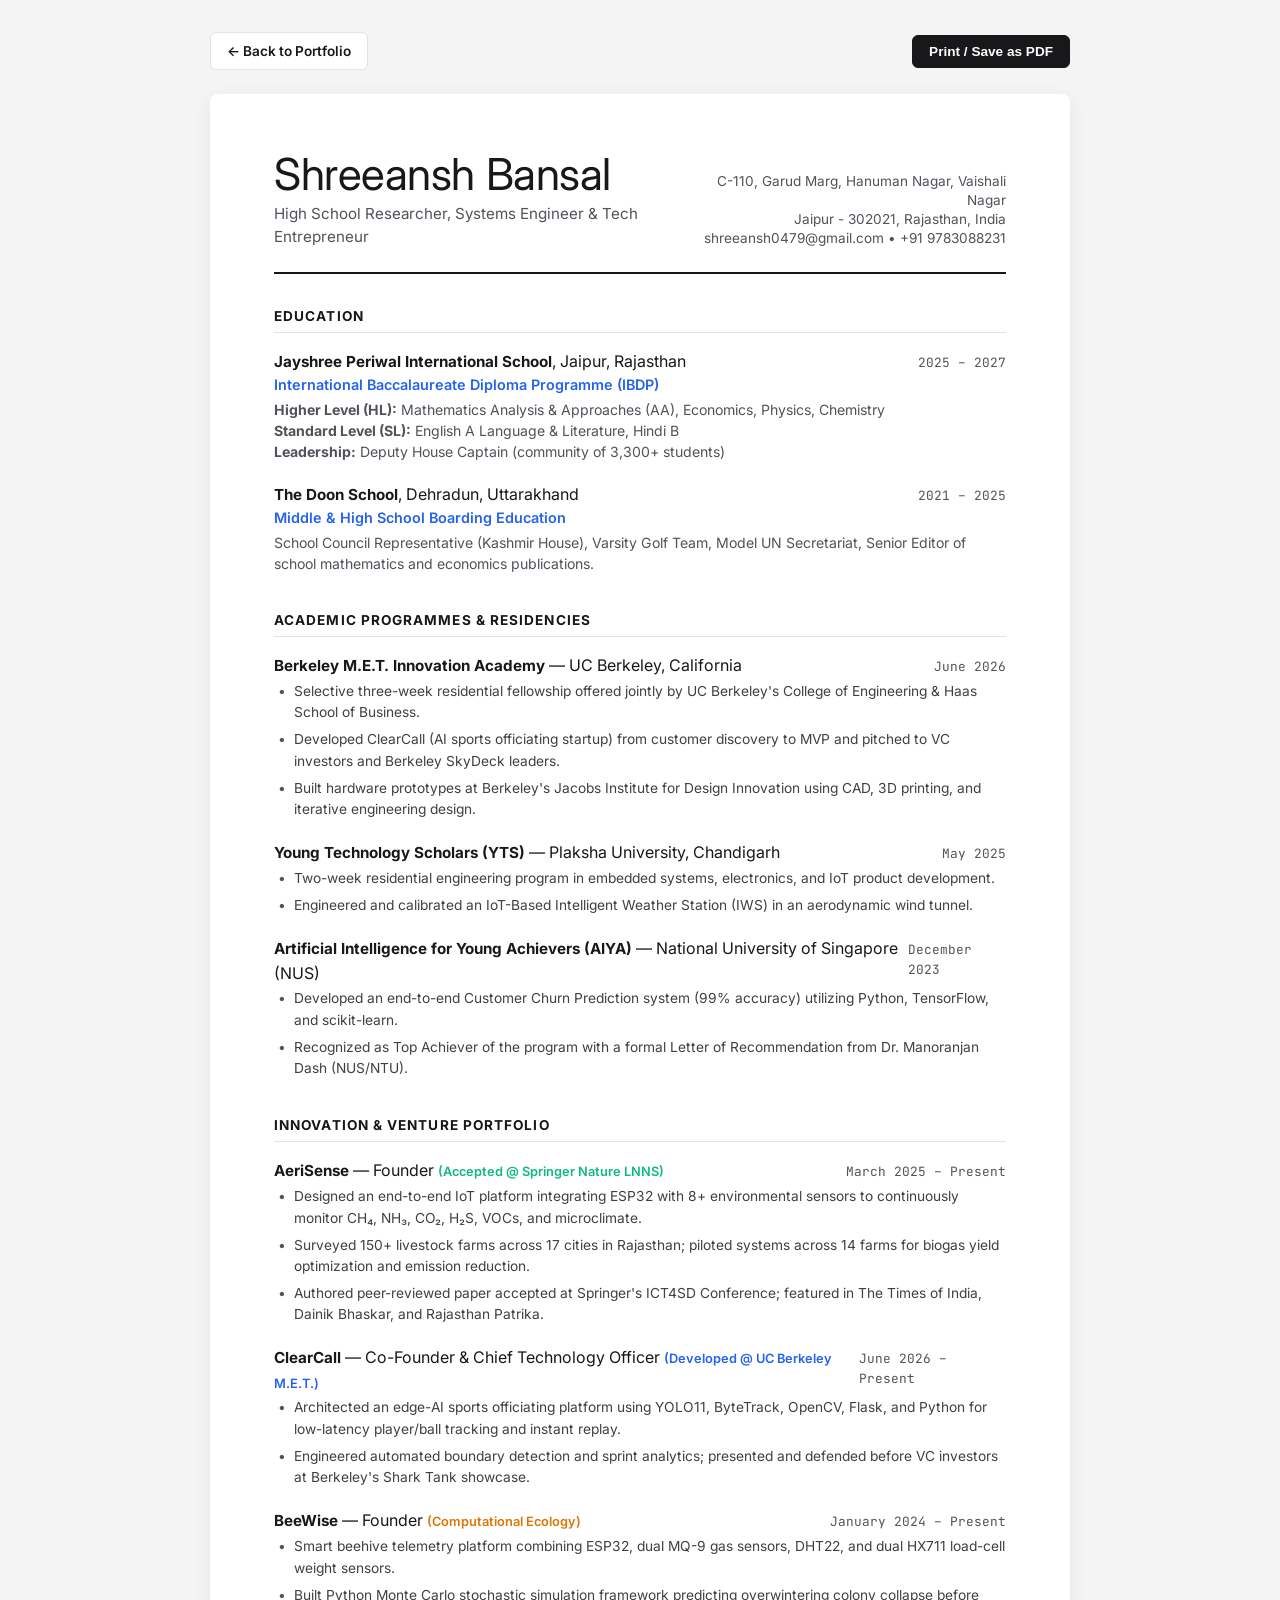
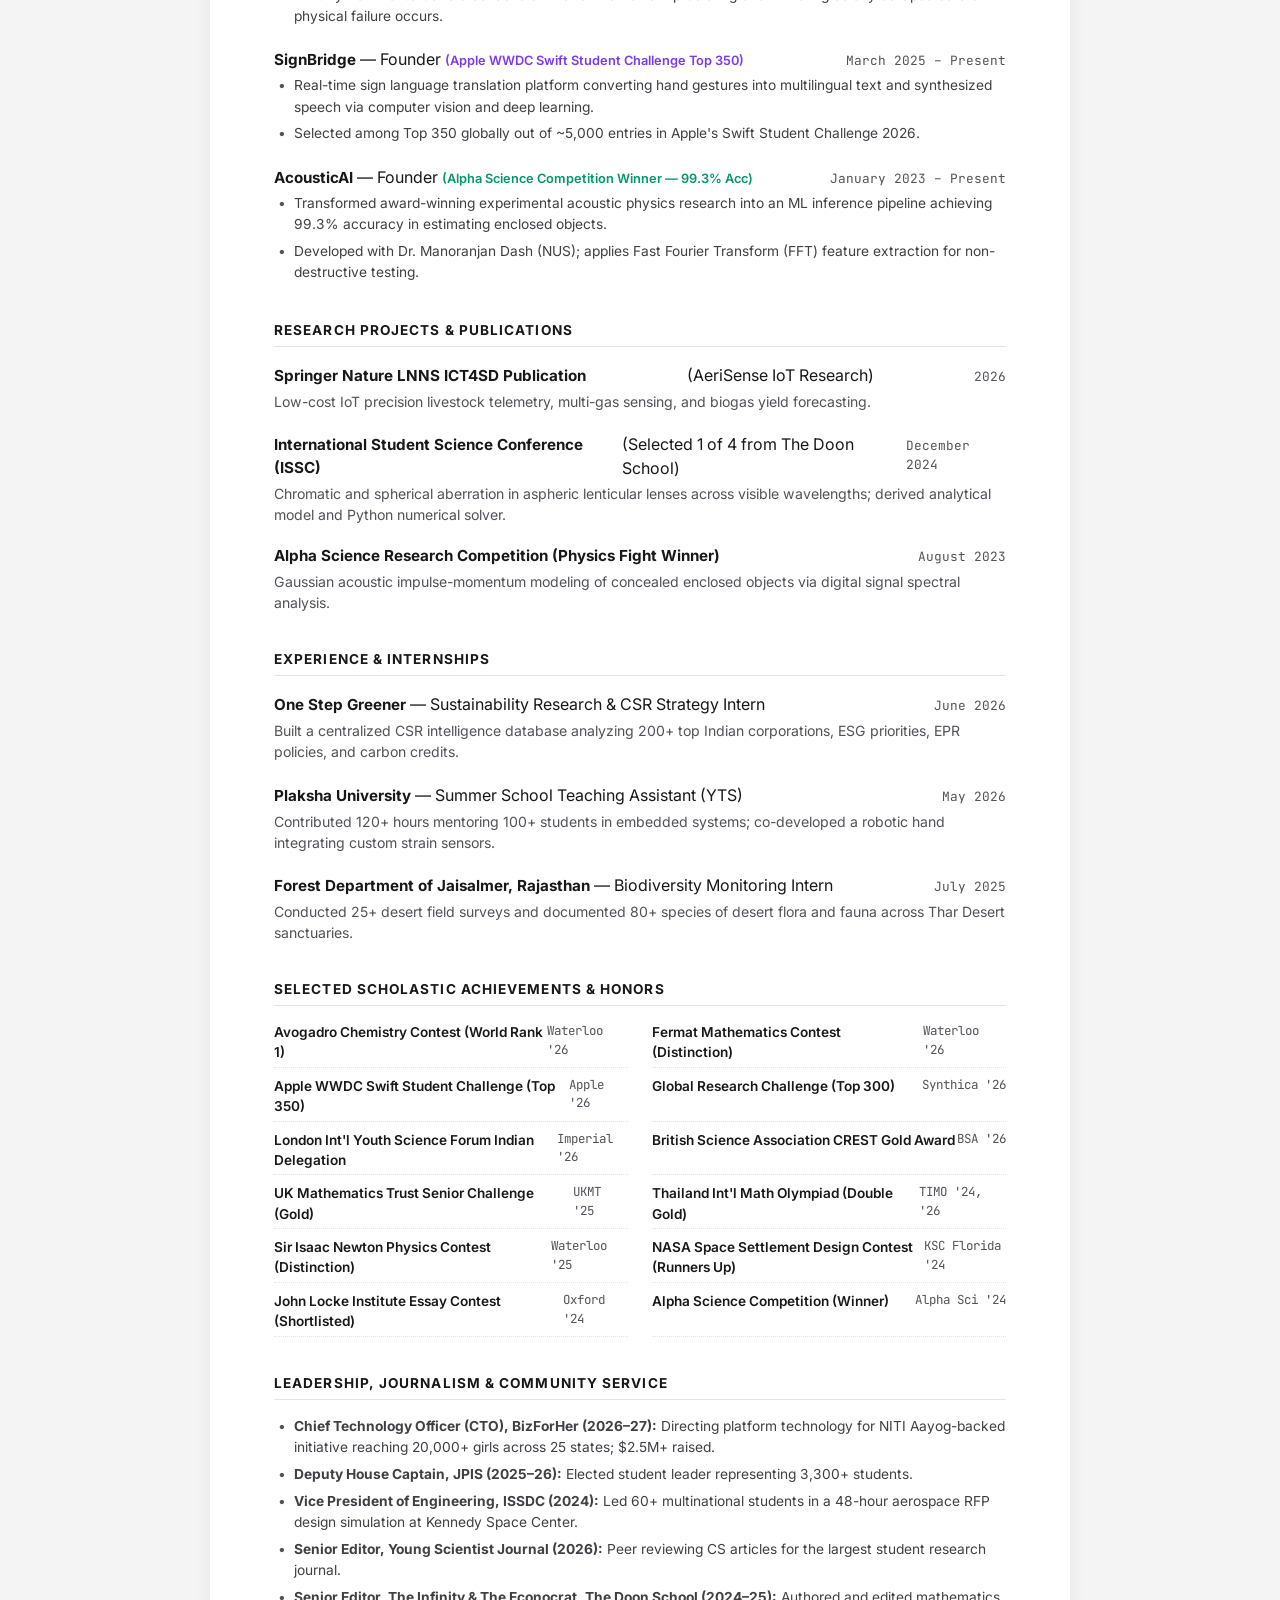
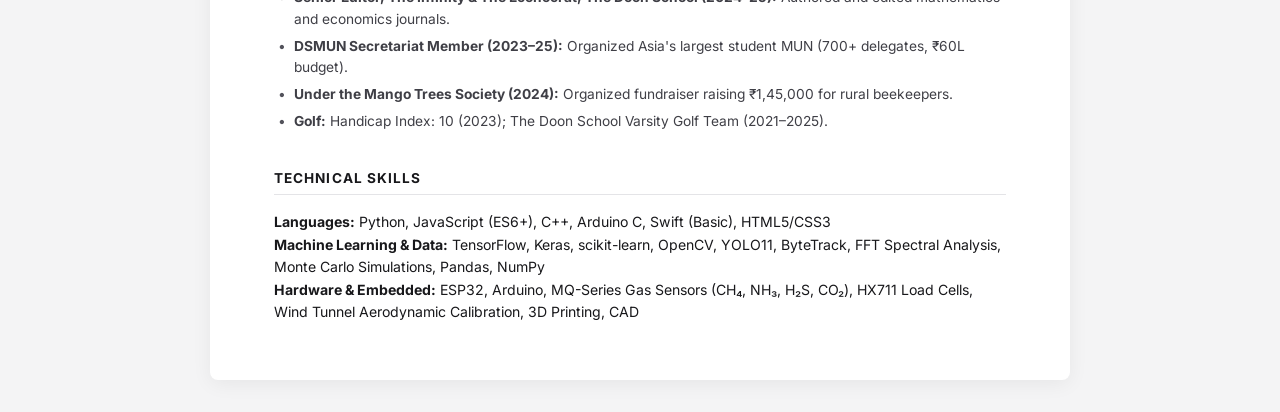
<file: resume.html>
<!DOCTYPE html>
<html lang="en">
<head>
  <meta charset="UTF-8">
  <meta name="viewport" content="width=device-width, initial-scale=1.0">
  <title>Curriculum Vitae — Shreeansh Bansal</title>
  <link rel="preconnect" href="https://fonts.googleapis.com">
  <link rel="preconnect" href="https://fonts.gstatic.com" crossorigin>
  <link href="https://fonts.googleapis.com/css2?family=Instrument+Serif:ital@0;1&family=JetBrains+Mono:wght@400;500;600&family=Inter:wght@300;400;500;600;700&display=swap" rel="stylesheet">
  <style>
    :root {
      --bg: #ffffff;
      --text: #18181b;
      --text-muted: #52525b;
      --accent: #2563eb;
      --border: #e4e4e7;
      --font-serif: 'Instrument Serif', 'Newsreader', 'Georgia', serif;
      --font-sans: 'Inter', -apple-system, BlinkMacSystemFont, 'Segoe UI', Roboto, sans-serif;
      --font-mono: 'JetBrains Mono', monospace;
    }

    @media print {
      body { background: #fff !important; color: #000 !important; font-size: 9.5pt; }
      .no-print { display: none !important; }
      .cv-container { box-shadow: none !important; border: none !important; padding: 0 !important; max-width: 100% !important; margin: 0 !important; }
      a { text-decoration: none !important; color: #000 !important; }
      .section { page-break-inside: avoid; }
    }

    * { box-sizing: border-box; margin: 0; padding: 0; }
    body {
      background-color: #f4f4f5;
      color: var(--text);
      font-family: var(--font-sans);
      line-height: 1.5;
      padding: 2rem 1rem;
    }

    .action-bar {
      max-width: 860px;
      margin: 0 auto 1.5rem;
      display: flex;
      justify-content: space-between;
      align-items: center;
    }

    .btn {
      display: inline-flex;
      align-items: center;
      gap: 0.4rem;
      padding: 0.5rem 1rem;
      border-radius: 6px;
      font-size: 0.85rem;
      font-weight: 600;
      text-decoration: none;
      border: 1px solid var(--border);
      background: #fff;
      color: var(--text);
      cursor: pointer;
      transition: all 0.2s ease;
    }

    .btn-primary {
      background: var(--text);
      color: #fff;
      border-color: var(--text);
    }

    .cv-container {
      max-width: 860px;
      margin: 0 auto;
      background: #fff;
      padding: 3.5rem 4rem;
      box-shadow: 0 4px 20px rgba(0, 0, 0, 0.06);
      border-radius: 8px;
    }

    header {
      border-bottom: 2px solid var(--text);
      padding-bottom: 1.5rem;
      margin-bottom: 2rem;
      display: flex;
      justify-content: space-between;
      align-items: flex-end;
    }

    .name-title h1 {
      font-family: var(--font-sans);
      font-weight: 700;
      font-size: 2.75rem;
      font-weight: 400;
      line-height: 1.1;
      letter-spacing: -0.01em;
    }

    .name-title p {
      font-size: 0.95rem;
      color: var(--text-muted);
      margin-top: 0.25rem;
    }

    .contact-details {
      text-align: right;
      font-size: 0.85rem;
      color: var(--text-muted);
      line-height: 1.4;
    }

    .cv-section {
      margin-bottom: 2.25rem;
    }

    .section-title {
      font-size: 0.85rem;
      font-weight: 700;
      text-transform: uppercase;
      letter-spacing: 0.08em;
      color: var(--text);
      border-bottom: 1px solid var(--border);
      padding-bottom: 0.35rem;
      margin-bottom: 1rem;
    }

    .cv-entry {
      margin-bottom: 1.25rem;
    }

    .cv-entry:last-child {
      margin-bottom: 0;
    }

    .entry-header {
      display: flex;
      justify-content: space-between;
      align-items: baseline;
      margin-bottom: 0.2rem;
    }

    .entry-title {
      font-weight: 700;
      font-size: 0.95rem;
    }

    .entry-org {
      font-size: 0.9rem;
      color: var(--accent);
      font-weight: 600;
    }

    .entry-date {
      font-family: var(--font-mono);
      font-size: 0.8rem;
      color: var(--text-muted);
    }

    .entry-summary {
      font-size: 0.88rem;
      color: var(--text-muted);
      margin-bottom: 0.4rem;
      line-height: 1.5;
    }

    .bullets {
      list-style: none;
      padding-left: 1.25rem;
    }

    .bullets li {
      font-size: 0.86rem;
      color: #3f3f46;
      line-height: 1.55;
      margin-bottom: 0.35rem;
      position: relative;
    }

    .bullets li::before {
      content: '•';
      position: absolute;
      left: -1rem;
      color: var(--text-muted);
    }

    .awards-list {
      display: grid;
      grid-template-columns: 1fr 1fr;
      gap: 0.5rem 1.5rem;
    }

    .award-row {
      font-size: 0.85rem;
      display: flex;
      justify-content: space-between;
      border-bottom: 1px dotted var(--border);
      padding-bottom: 0.25rem;
    }

    .award-row span:first-child {
      font-weight: 600;
    }

    .award-row span:last-child {
      color: var(--text-muted);
      font-family: var(--font-mono);
      font-size: 0.78rem;
    }

    @media (max-width: 768px) {
      .cv-container { padding: 2rem 1.5rem; }
      header { flex-direction: column; align-items: flex-start; gap: 1rem; }
      .contact-details { text-align: left; }
      .awards-list { grid-template-columns: 1fr; }
    }
  </style>
</head>
<body>

  <div class="action-bar no-print">
    <a href="index.html" class="btn">
      ← Back to Portfolio
    </a>
    <button onclick="window.print()" class="btn btn-primary">
      Print / Save as PDF
    </button>
  </div>

  <div class="cv-container">
    <header>
      <div class="name-title">
        <h1>Shreeansh Bansal</h1>
        <p>High School Researcher, Systems Engineer & Tech Entrepreneur</p>
      </div>
      <div class="contact-details">
        <div>C-110, Garud Marg, Hanuman Nagar, Vaishali Nagar</div>
        <div>Jaipur - 302021, Rajasthan, India</div>
        <div>shreeansh0479@gmail.com • +91 9783088231</div>
      </div>
    </header>

    <!-- EDUCATION -->
    <section class="cv-section">
      <h2 class="section-title">Education</h2>
      <div class="cv-entry">
        <div class="entry-header">
          <div>
            <span class="entry-title">Jayshree Periwal International School</span>, Jaipur, Rajasthan
            <div class="entry-org">International Baccalaureate Diploma Programme (IBDP)</div>
          </div>
          <span class="entry-date">2025 – 2027</span>
        </div>
        <p class="entry-summary">
          <strong>Higher Level (HL):</strong> Mathematics Analysis & Approaches (AA), Economics, Physics, Chemistry<br>
          <strong>Standard Level (SL):</strong> English A Language & Literature, Hindi B<br>
          <strong>Leadership:</strong> Deputy House Captain (community of 3,300+ students)
        </p>
      </div>

      <div class="cv-entry" style="margin-top: 1rem;">
        <div class="entry-header">
          <div>
            <span class="entry-title">The Doon School</span>, Dehradun, Uttarakhand
            <div class="entry-org">Middle & High School Boarding Education</div>
          </div>
          <span class="entry-date">2021 – 2025</span>
        </div>
        <p class="entry-summary">
          School Council Representative (Kashmir House), Varsity Golf Team, Model UN Secretariat, Senior Editor of school mathematics and economics publications.
        </p>
      </div>
    </section>

    <!-- ACADEMIC PROGRAMMES -->
    <section class="cv-section">
      <h2 class="section-title">Academic Programmes & Residencies</h2>
      <div class="cv-entry">
        <div class="entry-header">
          <div>
            <span class="entry-title">Berkeley M.E.T. Innovation Academy</span> — UC Berkeley, California
          </div>
          <span class="entry-date">June 2026</span>
        </div>
        <ul class="bullets">
          <li>Selective three-week residential fellowship offered jointly by UC Berkeley's College of Engineering & Haas School of Business.</li>
          <li>Developed ClearCall (AI sports officiating startup) from customer discovery to MVP and pitched to VC investors and Berkeley SkyDeck leaders.</li>
          <li>Built hardware prototypes at Berkeley's Jacobs Institute for Design Innovation using CAD, 3D printing, and iterative engineering design.</li>
        </ul>
      </div>

      <div class="cv-entry">
        <div class="entry-header">
          <div>
            <span class="entry-title">Young Technology Scholars (YTS)</span> — Plaksha University, Chandigarh
          </div>
          <span class="entry-date">May 2025</span>
        </div>
        <ul class="bullets">
          <li>Two-week residential engineering program in embedded systems, electronics, and IoT product development.</li>
          <li>Engineered and calibrated an IoT-Based Intelligent Weather Station (IWS) in an aerodynamic wind tunnel.</li>
        </ul>
      </div>

      <div class="cv-entry">
        <div class="entry-header">
          <div>
            <span class="entry-title">Artificial Intelligence for Young Achievers (AIYA)</span> — National University of Singapore (NUS)
          </div>
          <span class="entry-date">December 2023</span>
        </div>
        <ul class="bullets">
          <li>Developed an end-to-end Customer Churn Prediction system (99% accuracy) utilizing Python, TensorFlow, and scikit-learn.</li>
          <li>Recognized as Top Achiever of the program with a formal Letter of Recommendation from Dr. Manoranjan Dash (NUS/NTU).</li>
        </ul>
      </div>
    </section>

    <!-- INNOVATION & VENTURE PORTFOLIO -->
    <section class="cv-section">
      <h2 class="section-title">Innovation & Venture Portfolio</h2>
      
      <div class="cv-entry">
        <div class="entry-header">
          <div>
            <span class="entry-title">AeriSense</span> — Founder
            <span style="font-size: 0.8rem; color: #10b981; font-weight: 600;">(Accepted @ Springer Nature LNNS)</span>
          </div>
          <span class="entry-date">March 2025 – Present</span>
        </div>
        <ul class="bullets">
          <li>Designed an end-to-end IoT platform integrating ESP32 with 8+ environmental sensors to continuously monitor CH₄, NH₃, CO₂, H₂S, VOCs, and microclimate.</li>
          <li>Surveyed 150+ livestock farms across 17 cities in Rajasthan; piloted systems across 14 farms for biogas yield optimization and emission reduction.</li>
          <li>Authored peer-reviewed paper accepted at Springer's ICT4SD Conference; featured in The Times of India, Dainik Bhaskar, and Rajasthan Patrika.</li>
        </ul>
      </div>

      <div class="cv-entry">
        <div class="entry-header">
          <div>
            <span class="entry-title">ClearCall</span> — Co-Founder & Chief Technology Officer
            <span style="font-size: 0.8rem; color: #2563eb; font-weight: 600;">(Developed @ UC Berkeley M.E.T.)</span>
          </div>
          <span class="entry-date">June 2026 – Present</span>
        </div>
        <ul class="bullets">
          <li>Architected an edge-AI sports officiating platform using YOLO11, ByteTrack, OpenCV, Flask, and Python for low-latency player/ball tracking and instant replay.</li>
          <li>Engineered automated boundary detection and sprint analytics; presented and defended before VC investors at Berkeley's Shark Tank showcase.</li>
        </ul>
      </div>

      <div class="cv-entry">
        <div class="entry-header">
          <div>
            <span class="entry-title">BeeWise</span> — Founder
            <span style="font-size: 0.8rem; color: #d97706; font-weight: 600;">(Computational Ecology)</span>
          </div>
          <span class="entry-date">January 2024 – Present</span>
        </div>
        <ul class="bullets">
          <li>Smart beehive telemetry platform combining ESP32, dual MQ-9 gas sensors, DHT22, and dual HX711 load-cell weight sensors.</li>
          <li>Built Python Monte Carlo stochastic simulation framework predicting overwintering colony collapse before physical failure occurs.</li>
        </ul>
      </div>

      <div class="cv-entry">
        <div class="entry-header">
          <div>
            <span class="entry-title">SignBridge</span> — Founder
            <span style="font-size: 0.8rem; color: #7c3aed; font-weight: 600;">(Apple WWDC Swift Student Challenge Top 350)</span>
          </div>
          <span class="entry-date">March 2025 – Present</span>
        </div>
        <ul class="bullets">
          <li>Real-time sign language translation platform converting hand gestures into multilingual text and synthesized speech via computer vision and deep learning.</li>
          <li>Selected among Top 350 globally out of ~5,000 entries in Apple's Swift Student Challenge 2026.</li>
        </ul>
      </div>

      <div class="cv-entry">
        <div class="entry-header">
          <div>
            <span class="entry-title">AcousticAI</span> — Founder
            <span style="font-size: 0.8rem; color: #059669; font-weight: 600;">(Alpha Science Competition Winner — 99.3% Acc)</span>
          </div>
          <span class="entry-date">January 2023 – Present</span>
        </div>
        <ul class="bullets">
          <li>Transformed award-winning experimental acoustic physics research into an ML inference pipeline achieving 99.3% accuracy in estimating enclosed objects.</li>
          <li>Developed with Dr. Manoranjan Dash (NUS); applies Fast Fourier Transform (FFT) feature extraction for non-destructive testing.</li>
        </ul>
      </div>
    </section>

    <!-- RESEARCH PROJECTS -->
    <section class="cv-section">
      <h2 class="section-title">Research Projects & Publications</h2>
      <div class="cv-entry">
        <div class="entry-header">
          <span class="entry-title">Springer Nature LNNS ICT4SD Publication</span> (AeriSense IoT Research)
          <span class="entry-date">2026</span>
        </div>
        <p class="entry-summary">Low-cost IoT precision livestock telemetry, multi-gas sensing, and biogas yield forecasting.</p>
      </div>
      <div class="cv-entry">
        <div class="entry-header">
          <span class="entry-title">International Student Science Conference (ISSC)</span> (Selected 1 of 4 from The Doon School)
          <span class="entry-date">December 2024</span>
        </div>
        <p class="entry-summary">Chromatic and spherical aberration in aspheric lenticular lenses across visible wavelengths; derived analytical model and Python numerical solver.</p>
      </div>
      <div class="cv-entry">
        <div class="entry-header">
          <span class="entry-title">Alpha Science Research Competition (Physics Fight Winner)</span>
          <span class="entry-date">August 2023</span>
        </div>
        <p class="entry-summary">Gaussian acoustic impulse-momentum modeling of concealed enclosed objects via digital signal spectral analysis.</p>
      </div>
    </section>

    <!-- EXPERIENCE -->
    <section class="cv-section">
      <h2 class="section-title">Experience & Internships</h2>
      <div class="cv-entry">
        <div class="entry-header">
          <div><span class="entry-title">One Step Greener</span> — Sustainability Research & CSR Strategy Intern</div>
          <span class="entry-date">June 2026</span>
        </div>
        <p class="entry-summary">Built a centralized CSR intelligence database analyzing 200+ top Indian corporations, ESG priorities, EPR policies, and carbon credits.</p>
      </div>
      <div class="cv-entry">
        <div class="entry-header">
          <div><span class="entry-title">Plaksha University</span> — Summer School Teaching Assistant (YTS)</div>
          <span class="entry-date">May 2026</span>
        </div>
        <p class="entry-summary">Contributed 120+ hours mentoring 100+ students in embedded systems; co-developed a robotic hand integrating custom strain sensors.</p>
      </div>
      <div class="cv-entry">
        <div class="entry-header">
          <div><span class="entry-title">Forest Department of Jaisalmer, Rajasthan</span> — Biodiversity Monitoring Intern</div>
          <span class="entry-date">July 2025</span>
        </div>
        <p class="entry-summary">Conducted 25+ desert field surveys and documented 80+ species of desert flora and fauna across Thar Desert sanctuaries.</p>
      </div>
    </section>

    <!-- AWARDS -->
    <section class="cv-section">
      <h2 class="section-title">Selected Scholastic Achievements & Honors</h2>
      <div class="awards-list">
        <div class="award-row"><span>Avogadro Chemistry Contest (World Rank 1)</span><span>Waterloo '26</span></div>
        <div class="award-row"><span>Fermat Mathematics Contest (Distinction)</span><span>Waterloo '26</span></div>
        <div class="award-row"><span>Apple WWDC Swift Student Challenge (Top 350)</span><span>Apple '26</span></div>
        <div class="award-row"><span>Global Research Challenge (Top 300)</span><span>Synthica '26</span></div>
        <div class="award-row"><span>London Int'l Youth Science Forum Indian Delegation</span><span>Imperial '26</span></div>
        <div class="award-row"><span>British Science Association CREST Gold Award</span><span>BSA '26</span></div>
        <div class="award-row"><span>UK Mathematics Trust Senior Challenge (Gold)</span><span>UKMT '25</span></div>
        <div class="award-row"><span>Thailand Int'l Math Olympiad (Double Gold)</span><span>TIMO '24, '26</span></div>
        <div class="award-row"><span>Sir Isaac Newton Physics Contest (Distinction)</span><span>Waterloo '25</span></div>
        <div class="award-row"><span>NASA Space Settlement Design Contest (Runners Up)</span><span>KSC Florida '24</span></div>
        <div class="award-row"><span>John Locke Institute Essay Contest (Shortlisted)</span><span>Oxford '24</span></div>
        <div class="award-row"><span>Alpha Science Competition (Winner)</span><span>Alpha Sci '24</span></div>
      </div>
    </section>

    <!-- LEADERSHIP & JOURNALISM -->
    <section class="cv-section">
      <h2 class="section-title">Leadership, Journalism & Community Service</h2>
      <ul class="bullets">
        <li><strong>Chief Technology Officer (CTO), BizForHer (2026–27):</strong> Directing platform technology for NITI Aayog-backed initiative reaching 20,000+ girls across 25 states; $2.5M+ raised.</li>
        <li><strong>Deputy House Captain, JPIS (2025–26):</strong> Elected student leader representing 3,300+ students.</li>
        <li><strong>Vice President of Engineering, ISSDC (2024):</strong> Led 60+ multinational students in a 48-hour aerospace RFP design simulation at Kennedy Space Center.</li>
        <li><strong>Senior Editor, Young Scientist Journal (2026):</strong> Peer reviewing CS articles for the largest student research journal.</li>
        <li><strong>Senior Editor, The Infinity & The Econocrat, The Doon School (2024–25):</strong> Authored and edited mathematics and economics journals.</li>
        <li><strong>DSMUN Secretariat Member (2023–25):</strong> Organized Asia's largest student MUN (700+ delegates, ₹60L budget).</li>
        <li><strong>Under the Mango Trees Society (2024):</strong> Organized fundraiser raising ₹1,45,000 for rural beekeepers.</li>
        <li><strong>Golf:</strong> Handicap Index: 10 (2023); The Doon School Varsity Golf Team (2021–2025).</li>
      </ul>
    </section>

    <!-- TECHNICAL SKILLS -->
    <section class="cv-section" style="margin-bottom: 0;">
      <h2 class="section-title">Technical Skills</h2>
      <p style="font-size: 0.88rem; line-height: 1.6;">
        <strong>Languages:</strong> Python, JavaScript (ES6+), C++, Arduino C, Swift (Basic), HTML5/CSS3<br>
        <strong>Machine Learning & Data:</strong> TensorFlow, Keras, scikit-learn, OpenCV, YOLO11, ByteTrack, FFT Spectral Analysis, Monte Carlo Simulations, Pandas, NumPy<br>
        <strong>Hardware & Embedded:</strong> ESP32, Arduino, MQ-Series Gas Sensors (CH₄, NH₃, H₂S, CO₂), HX711 Load Cells, Wind Tunnel Aerodynamic Calibration, 3D Printing, CAD
      </p>
    </section>
  </div>

</body>
</html>
</file>
